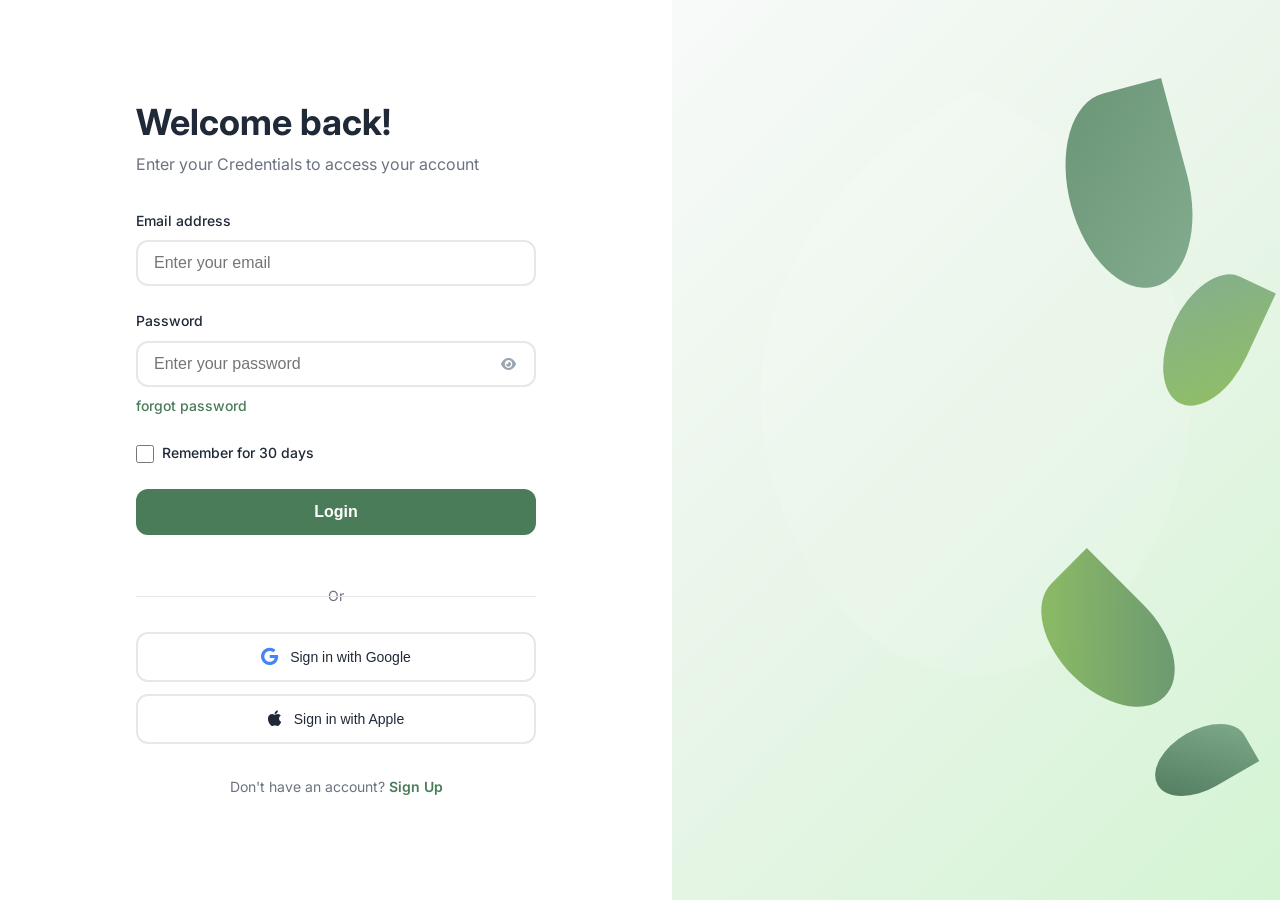
<file: index.html>
<!DOCTYPE html>
<html lang="en">
<head>
    <meta charset="UTF-8">
    <meta name="viewport" content="width=device-width, initial-scale=1.0">
    <title>Welcome Back - Login</title>
    <link rel="stylesheet" href="styles.css">
    <link href="https://fonts.googleapis.com/css2?family=Inter:wght@300;400;500;600;700&display=swap" rel="stylesheet">
    <link rel="stylesheet" href="https://cdnjs.cloudflare.com/ajax/libs/font-awesome/6.4.0/css/all.min.css">
</head>
<body>
    <div class="container">
        <div class="login-section">
            <div class="login-form">
                <h1>Welcome back!</h1>
                <p class="subtitle">Enter your Credentials to access your account</p>
                
                <form id="loginForm">
                    <div class="form-group">
                        <label for="email">Email address</label>
                        <input type="email" id="email" name="email" placeholder="Enter your email" required>
                    </div>
                    
                    <div class="form-group">
                        <label for="password">Password</label>
                        <div class="password-container">
                            <input type="password" id="password" name="password" placeholder="Enter your password" required>
                            <button type="button" class="toggle-password" onclick="togglePassword()">
                                <i class="fas fa-eye"></i>
                            </button>
                        </div>
                        <a href="#" class="forgot-password">forgot password</a>
                    </div>
                    
                    <div class="form-group checkbox-group">
                        <input type="checkbox" id="remember" name="remember">
                        <label for="remember" class="checkbox-label">Remember for 30 days</label>
                    </div>
                    
                    <button type="submit" class="login-btn">Login</button>
                </form>
                
                <div class="divider">
                    <span>Or</span>
                </div>
                
                <div class="social-login">
                    <button class="social-btn google-btn">
                        <i class="fab fa-google"></i>
                        Sign in with Google
                    </button>
                    <button class="social-btn apple-btn">
                        <i class="fab fa-apple"></i>
                        Sign in with Apple
                    </button>
                </div>
                
                <p class="signup-link">
                    Don't have an account? <a href="signup.html">Sign Up</a>
                </p>
            </div>
        </div>
        
        <div class="image-section">
            <div class="botanical-bg">
                <div class="leaf leaf-1"></div>
                <div class="leaf leaf-2"></div>
                <div class="leaf leaf-3"></div>
                <div class="leaf leaf-4"></div>
            </div>
        </div>
    </div>
    
    <script src="script.js"></script>
</body>
</html>
</file>
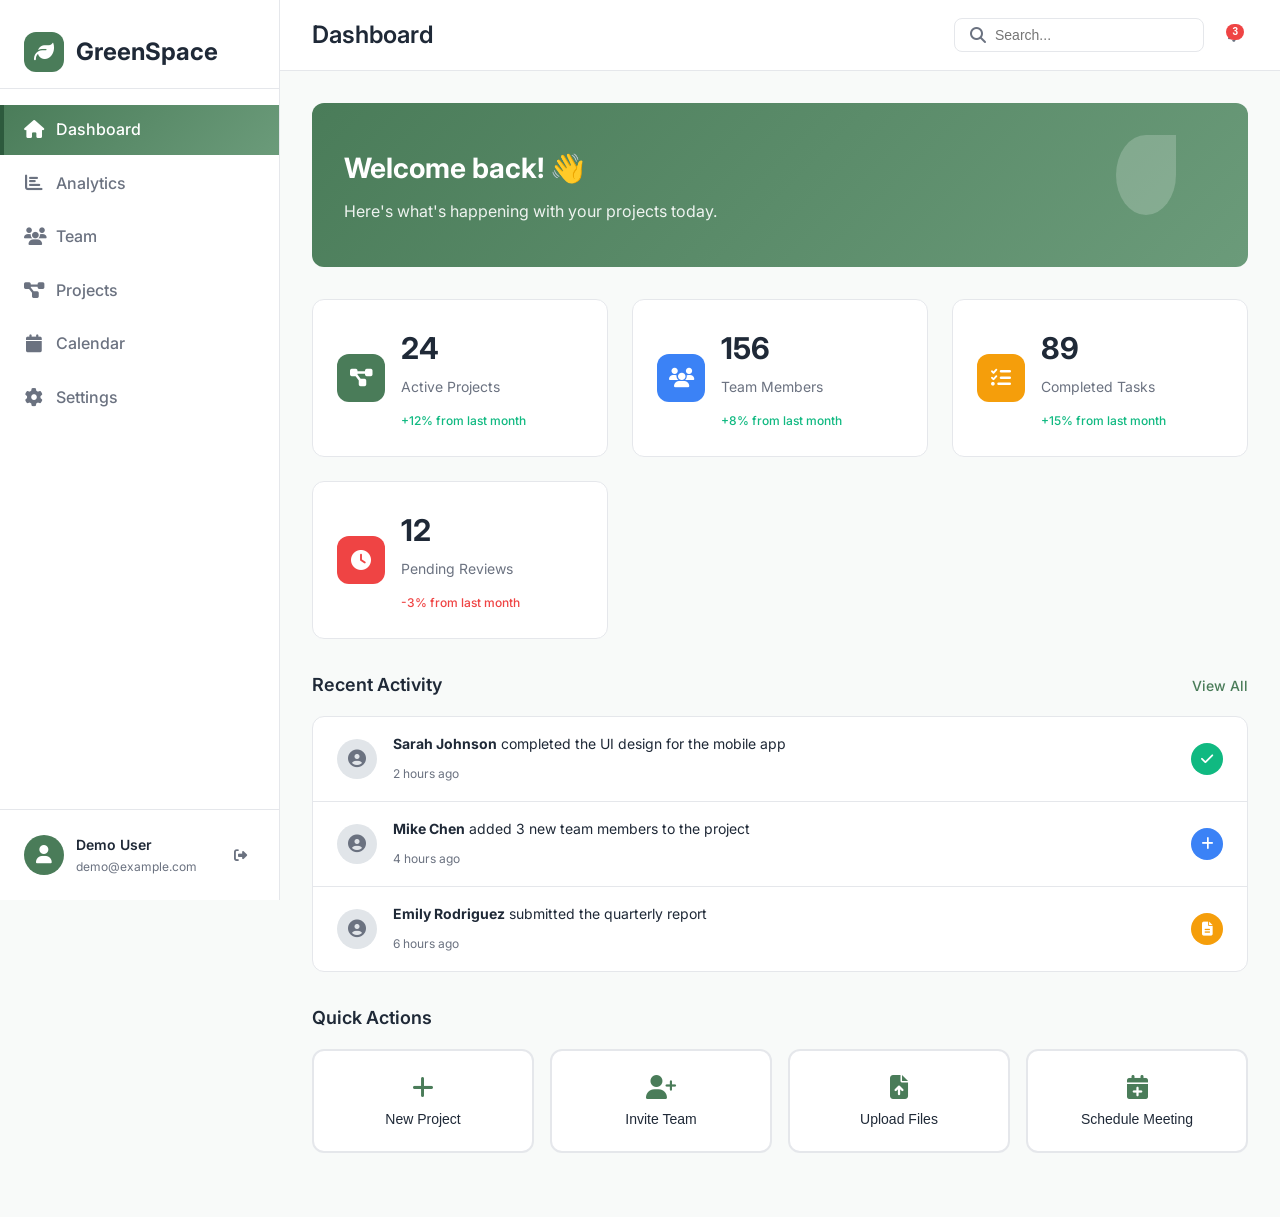
<file: dashboard.html>
<!DOCTYPE html>
<html lang="en">
<head>
    <meta charset="UTF-8">
    <meta name="viewport" content="width=device-width, initial-scale=1.0">
    <title>Dashboard - Welcome</title>
    <link rel="stylesheet" href="styles.css">
    <link rel="stylesheet" href="dashboard.css">
    <link href="https://fonts.googleapis.com/css2?family=Inter:wght@300;400;500;600;700&display=swap" rel="stylesheet">
    <link rel="stylesheet" href="https://cdnjs.cloudflare.com/ajax/libs/font-awesome/6.4.0/css/all.min.css">
</head>
<body class="dashboard-body">
    <div class="dashboard-container">
        <!-- Sidebar -->
        <aside class="sidebar">
            <div class="sidebar-header">
                <div class="logo">
                    <div class="logo-icon">
                        <i class="fas fa-leaf"></i>
                    </div>
                    <span class="logo-text">GreenSpace</span>
                </div>
            </div>
            
            <nav class="sidebar-nav">
                <ul class="nav-list">
                    <li class="nav-item active">
                        <a href="#" class="nav-link">
                            <i class="fas fa-home"></i>
                            <span>Dashboard</span>
                        </a>
                    </li>
                    <li class="nav-item">
                        <a href="#" class="nav-link">
                            <i class="fas fa-chart-bar"></i>
                            <span>Analytics</span>
                        </a>
                    </li>
                    <li class="nav-item">
                        <a href="#" class="nav-link">
                            <i class="fas fa-users"></i>
                            <span>Team</span>
                        </a>
                    </li>
                    <li class="nav-item">
                        <a href="#" class="nav-link">
                            <i class="fas fa-project-diagram"></i>
                            <span>Projects</span>
                        </a>
                    </li>
                    <li class="nav-item">
                        <a href="#" class="nav-link">
                            <i class="fas fa-calendar"></i>
                            <span>Calendar</span>
                        </a>
                    </li>
                    <li class="nav-item">
                        <a href="#" class="nav-link">
                            <i class="fas fa-cog"></i>
                            <span>Settings</span>
                        </a>
                    </li>
                </ul>
            </nav>
            
            <div class="sidebar-footer">
                <div class="user-profile">
                    <div class="user-avatar">
                        <i class="fas fa-user"></i>
                    </div>
                    <div class="user-info">
                        <span class="user-name" id="userName">Demo User</span>
                        <span class="user-email" id="userEmail">demo@example.com</span>
                    </div>
                </div>
                <button class="logout-btn" onclick="handleLogout()">
                    <i class="fas fa-sign-out-alt"></i>
                </button>
            </div>
        </aside>

        <!-- Main Content -->
        <main class="main-content">
            <!-- Header -->
            <header class="dashboard-header">
                <div class="header-left">
                    <button class="sidebar-toggle" onclick="toggleSidebar()">
                        <i class="fas fa-bars"></i>
                    </button>
                    <h1 class="page-title">Dashboard</h1>
                </div>
                <div class="header-right">
                    <div class="search-box">
                        <i class="fas fa-search"></i>
                        <input type="text" placeholder="Search...">
                    </div>
                    <button class="notification-btn">
                        <i class="fas fa-bell"></i>
                        <span class="notification-badge">3</span>
                    </button>
                </div>
            </header>

            <!-- Dashboard Content -->
            <div class="dashboard-content">
                <!-- Welcome Section -->
                <section class="welcome-section">
                    <div class="welcome-card">
                        <div class="welcome-text">
                            <h2>Welcome back! 👋</h2>
                            <p>Here's what's happening with your projects today.</p>
                        </div>
                        <div class="welcome-image">
                            <div class="botanical-element">
                                <div class="floating-leaf"></div>
                            </div>
                        </div>
                    </div>
                </section>

                <!-- Stats Cards -->
                <section class="stats-section">
                    <div class="stats-grid">
                        <div class="stat-card">
                            <div class="stat-icon green">
                                <i class="fas fa-project-diagram"></i>
                            </div>
                            <div class="stat-content">
                                <h3 class="stat-number">24</h3>
                                <p class="stat-label">Active Projects</p>
                                <span class="stat-change positive">+12% from last month</span>
                            </div>
                        </div>
                        
                        <div class="stat-card">
                            <div class="stat-icon blue">
                                <i class="fas fa-users"></i>
                            </div>
                            <div class="stat-content">
                                <h3 class="stat-number">156</h3>
                                <p class="stat-label">Team Members</p>
                                <span class="stat-change positive">+8% from last month</span>
                            </div>
                        </div>
                        
                        <div class="stat-card">
                            <div class="stat-icon orange">
                                <i class="fas fa-tasks"></i>
                            </div>
                            <div class="stat-content">
                                <h3 class="stat-number">89</h3>
                                <p class="stat-label">Completed Tasks</p>
                                <span class="stat-change positive">+15% from last month</span>
                            </div>
                        </div>
                        
                        <div class="stat-card">
                            <div class="stat-icon red">
                                <i class="fas fa-clock"></i>
                            </div>
                            <div class="stat-content">
                                <h3 class="stat-number">12</h3>
                                <p class="stat-label">Pending Reviews</p>
                                <span class="stat-change negative">-3% from last month</span>
                            </div>
                        </div>
                    </div>
                </section>

                <!-- Recent Activity -->
                <section class="activity-section">
                    <div class="section-header">
                        <h3>Recent Activity</h3>
                        <a href="#" class="view-all-link">View All</a>
                    </div>
                    
                    <div class="activity-list">
                        <div class="activity-item">
                            <div class="activity-avatar">
                                <i class="fas fa-user-circle"></i>
                            </div>
                            <div class="activity-content">
                                <p><strong>Sarah Johnson</strong> completed the UI design for the mobile app</p>
                                <span class="activity-time">2 hours ago</span>
                            </div>
                            <div class="activity-status completed">
                                <i class="fas fa-check"></i>
                            </div>
                        </div>
                        
                        <div class="activity-item">
                            <div class="activity-avatar">
                                <i class="fas fa-user-circle"></i>
                            </div>
                            <div class="activity-content">
                                <p><strong>Mike Chen</strong> added 3 new team members to the project</p>
                                <span class="activity-time">4 hours ago</span>
                            </div>
                            <div class="activity-status added">
                                <i class="fas fa-plus"></i>
                            </div>
                        </div>
                        
                        <div class="activity-item">
                            <div class="activity-avatar">
                                <i class="fas fa-user-circle"></i>
                            </div>
                            <div class="activity-content">
                                <p><strong>Emily Rodriguez</strong> submitted the quarterly report</p>
                                <span class="activity-time">6 hours ago</span>
                            </div>
                            <div class="activity-status submitted">
                                <i class="fas fa-file-alt"></i>
                            </div>
                        </div>
                    </div>
                </section>

                <!-- Quick Actions -->
                <section class="quick-actions-section">
                    <div class="section-header">
                        <h3>Quick Actions</h3>
                    </div>
                    
                    <div class="quick-actions-grid">
                        <button class="quick-action-btn">
                            <i class="fas fa-plus"></i>
                            <span>New Project</span>
                        </button>
                        
                        <button class="quick-action-btn">
                            <i class="fas fa-user-plus"></i>
                            <span>Invite Team</span>
                        </button>
                        
                        <button class="quick-action-btn">
                            <i class="fas fa-file-upload"></i>
                            <span>Upload Files</span>
                        </button>
                        
                        <button class="quick-action-btn">
                            <i class="fas fa-calendar-plus"></i>
                            <span>Schedule Meeting</span>
                        </button>
                    </div>
                </section>
            </div>
        </main>
    </div>

    <script src="dashboard.js"></script>
</body>
</html>
</file>
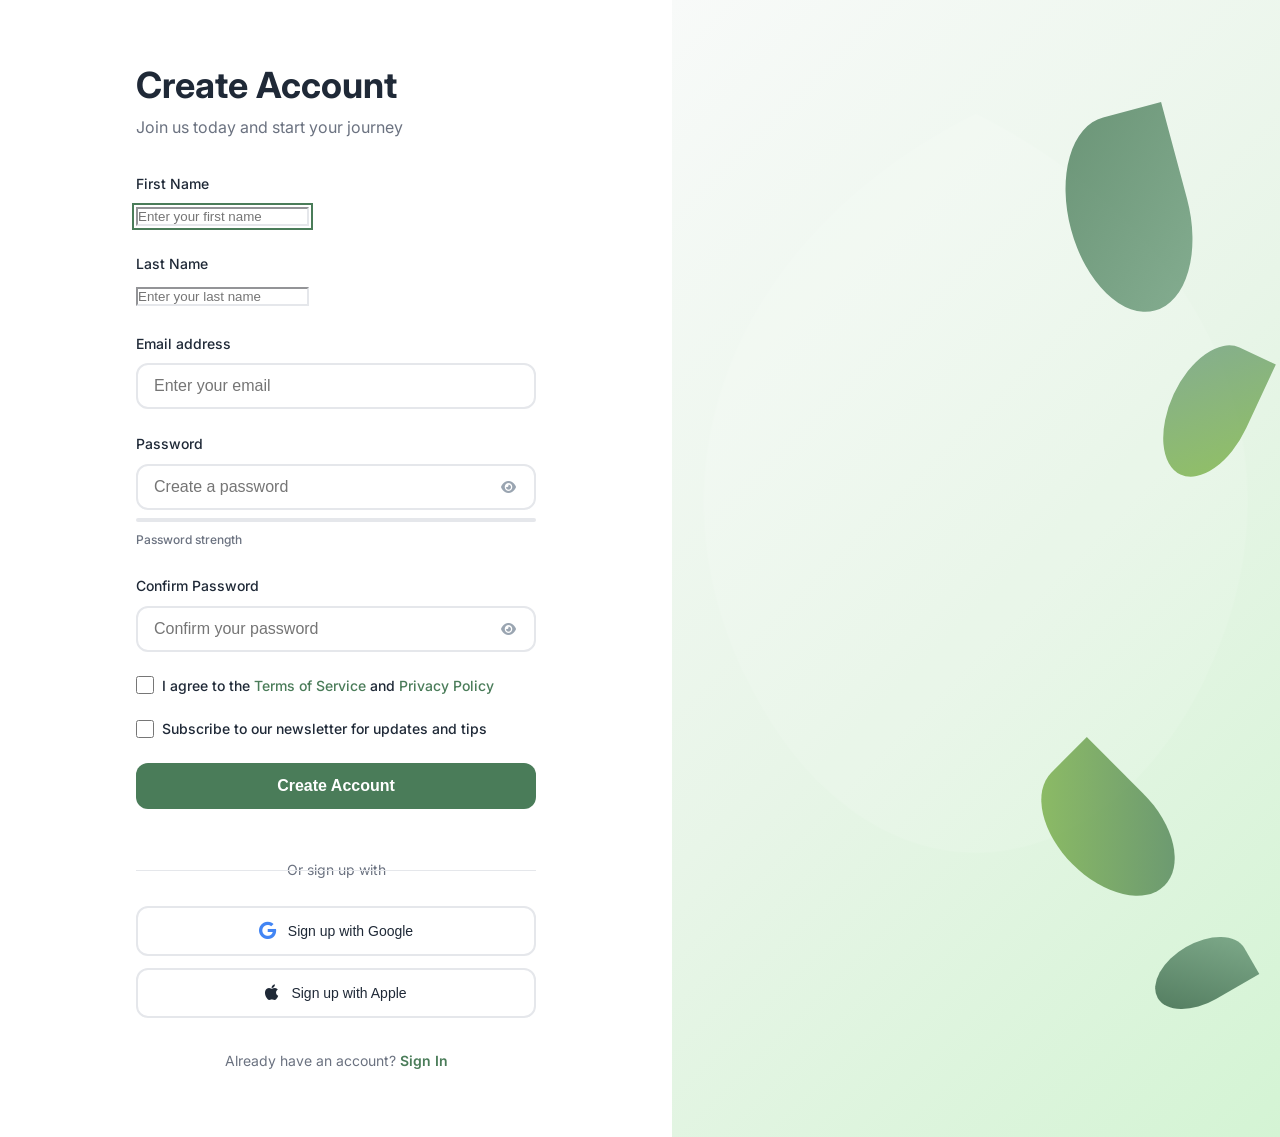
<file: signup.html>
<!DOCTYPE html>
<html lang="en">
<head>
    <meta charset="UTF-8">
    <meta name="viewport" content="width=device-width, initial-scale=1.0">
    <title>Sign Up - Create Account</title>
    <link rel="stylesheet" href="styles.css">
    <link href="https://fonts.googleapis.com/css2?family=Inter:wght@300;400;500;600;700&display=swap" rel="stylesheet">
    <link rel="stylesheet" href="https://cdnjs.cloudflare.com/ajax/libs/font-awesome/6.4.0/css/all.min.css">
</head>
<body>
    <div class="container">
        <div class="login-section">
            <div class="login-form">
                <h1>Create Account</h1>
                <p class="subtitle">Join us today and start your journey</p>
                
                <form id="signupForm">
                    <div class="form-group">
                        <label for="firstName">First Name</label>
                        <input type="text" id="firstName" name="firstName" placeholder="Enter your first name" required>
                    </div>
                    
                    <div class="form-group">
                        <label for="lastName">Last Name</label>
                        <input type="text" id="lastName" name="lastName" placeholder="Enter your last name" required>
                    </div>
                    
                    <div class="form-group">
                        <label for="email">Email address</label>
                        <input type="email" id="email" name="email" placeholder="Enter your email" required>
                    </div>
                    
                    <div class="form-group">
                        <label for="password">Password</label>
                        <div class="password-container">
                            <input type="password" id="password" name="password" placeholder="Create a password" required>
                            <button type="button" class="toggle-password" onclick="togglePassword('password')">
                                <i class="fas fa-eye"></i>
                            </button>
                        </div>
                        <div class="password-strength" id="passwordStrength">
                            <div class="strength-bar">
                                <div class="strength-fill"></div>
                            </div>
                            <span class="strength-text">Password strength</span>
                        </div>
                    </div>
                    
                    <div class="form-group">
                        <label for="confirmPassword">Confirm Password</label>
                        <div class="password-container">
                            <input type="password" id="confirmPassword" name="confirmPassword" placeholder="Confirm your password" required>
                            <button type="button" class="toggle-password" onclick="togglePassword('confirmPassword')">
                                <i class="fas fa-eye"></i>
                            </button>
                        </div>
                    </div>
                    
                    <div class="form-group checkbox-group">
                        <input type="checkbox" id="terms" name="terms" required>
                        <label for="terms" class="checkbox-label">
                            I agree to the <a href="#" class="terms-link">Terms of Service</a> and <a href="#" class="terms-link">Privacy Policy</a>
                        </label>
                    </div>
                    
                    <div class="form-group checkbox-group">
                        <input type="checkbox" id="newsletter" name="newsletter">
                        <label for="newsletter" class="checkbox-label">
                            Subscribe to our newsletter for updates and tips
                        </label>
                    </div>
                    
                    <button type="submit" class="login-btn">Create Account</button>
                </form>
                
                <div class="divider">
                    <span>Or sign up with</span>
                </div>
                
                <div class="social-login">
                    <button class="social-btn google-btn">
                        <i class="fab fa-google"></i>
                        Sign up with Google
                    </button>
                    <button class="social-btn apple-btn">
                        <i class="fab fa-apple"></i>
                        Sign up with Apple
                    </button>
                </div>
                
                <p class="signup-link">
                    Already have an account? <a href="index.html">Sign In</a>
                </p>
            </div>
        </div>
        
        <div class="image-section">
            <div class="botanical-bg">
                <div class="leaf leaf-1"></div>
                <div class="leaf leaf-2"></div>
                <div class="leaf leaf-3"></div>
                <div class="leaf leaf-4"></div>
            </div>
        </div>
    </div>
    
    <script src="signup.js"></script>
</body>
</html>
</file>
<file: styles.css>
* {
    margin: 0;
    padding: 0;
    box-sizing: border-box;
}

:root {
    --primary-green: #4a7c59;
    --dark-green: #2d5a3d;
    --light-green: #6b9b7a;
    --accent-green: #7cb342;
    --background-light: #f8faf9;
    --white: #ffffff;
    --gray-100: #f7f8f9;
    --gray-200: #e1e5e9;
    --gray-300: #c7d2d7;
    --gray-400: #9aa5b1;
    --gray-500: #697586;
    --gray-600: #4b5563;
    --gray-700: #374151;
    --gray-800: #1f2937;
    --gray-900: #111827;
    --text-primary: #1f2937;
    --text-secondary: #6b7280;
    --border-color: #e5e7eb;
    --shadow: 0 10px 25px rgba(0, 0, 0, 0.1);
    --shadow-light: 0 4px 6px rgba(0, 0, 0, 0.05);
    --border-radius: 12px;
    --transition: all 0.3s ease;
}

body {
    font-family: 'Inter', -apple-system, BlinkMacSystemFont, 'Segoe UI', Roboto, sans-serif;
    line-height: 1.6;
    color: var(--text-primary);
    background: linear-gradient(135deg, var(--background-light) 0%, #e8f5e8 100%);
    min-height: 100vh;
}

.container {
    display: flex;
    min-height: 100vh;
    max-width: 1400px;
    margin: 0 auto;
    background: var(--white);
    box-shadow: var(--shadow);
}

.login-section {
    flex: 1;
    display: flex;
    align-items: center;
    justify-content: center;
    padding: 2rem;
    background: var(--white);
}

.login-form {
    width: 100%;
    max-width: 400px;
    padding: 2rem 0;
}

.login-form h1 {
    font-size: 2.25rem;
    font-weight: 700;
    color: var(--text-primary);
    margin-bottom: 0.5rem;
    line-height: 1.2;
}

.subtitle {
    color: var(--text-secondary);
    margin-bottom: 2rem;
    font-size: 1rem;
    font-weight: 400;
}

.form-group {
    margin-bottom: 1.5rem;
}

.form-group label {
    display: block;
    margin-bottom: 0.5rem;
    font-weight: 500;
    color: var(--text-primary);
    font-size: 0.875rem;
}

.form-group input[type="email"],
.form-group input[type="password"] {
    width: 100%;
    padding: 0.75rem 1rem;
    border: 2px solid var(--border-color);
    border-radius: var(--border-radius);
    font-size: 1rem;
    transition: var(--transition);
    background: var(--white);
}

.form-group input[type="email"]:focus,
.form-group input[type="password"]:focus {
    outline: none;
    border-color: var(--primary-green);
    box-shadow: 0 0 0 3px rgba(74, 124, 89, 0.1);
}

.password-container {
    position: relative;
}

.toggle-password {
    position: absolute;
    right: 1rem;
    top: 50%;
    transform: translateY(-50%);
    background: none;
    border: none;
    color: var(--gray-400);
    cursor: pointer;
    padding: 0.25rem;
    transition: var(--transition);
}

.toggle-password:hover {
    color: var(--primary-green);
}

.forgot-password {
    display: inline-block;
    margin-top: 0.5rem;
    color: var(--primary-green);
    text-decoration: none;
    font-size: 0.875rem;
    font-weight: 500;
    transition: var(--transition);
}

.forgot-password:hover {
    color: var(--dark-green);
    text-decoration: underline;
}

.checkbox-group {
    display: flex;
    align-items: center;
    gap: 0.5rem;
}

.checkbox-group input[type="checkbox"] {
    width: 1.125rem;
    height: 1.125rem;
    accent-color: var(--primary-green);
    cursor: pointer;
}

.checkbox-label {
    font-size: 0.875rem;
    color: var(--text-secondary);
    cursor: pointer;
    margin-bottom: 0 !important;
}

.login-btn {
    width: 100%;
    padding: 0.875rem 1.5rem;
    background: var(--primary-green);
    color: var(--white);
    border: none;
    border-radius: var(--border-radius);
    font-size: 1rem;
    font-weight: 600;
    cursor: pointer;
    transition: var(--transition);
    margin-bottom: 1.5rem;
}

.login-btn:hover {
    background: var(--dark-green);
    transform: translateY(-1px);
    box-shadow: var(--shadow-light);
}

.login-btn:active {
    transform: translateY(0);
}

.divider {
    text-align: center;
    margin: 1.5rem 0;
    position: relative;
}

.divider::before {
    content: '';
    position: absolute;
    top: 50%;
    left: 0;
    right: 0;
    height: 1px;
    background: var(--border-color);
}

.divider span {
    background: var(--white);
    padding: 0 1rem;
    color: var(--text-secondary);
    font-size: 0.875rem;
}

.social-login {
    display: flex;
    flex-direction: column;
    gap: 0.75rem;
    margin-bottom: 2rem;
}

.social-btn {
    display: flex;
    align-items: center;
    justify-content: center;
    gap: 0.75rem;
    padding: 0.875rem 1.5rem;
    border: 2px solid var(--border-color);
    border-radius: var(--border-radius);
    background: var(--white);
    color: var(--text-primary);
    font-size: 0.875rem;
    font-weight: 500;
    cursor: pointer;
    transition: var(--transition);
}

.social-btn:hover {
    border-color: var(--gray-300);
    background: var(--gray-100);
    transform: translateY(-1px);
}

.social-btn i {
    font-size: 1.125rem;
}

.google-btn i {
    color: #4285f4;
}

.apple-btn i {
    color: var(--gray-800);
}

.signup-link {
    text-align: center;
    color: var(--text-secondary);
    font-size: 0.875rem;
}

.signup-link a {
    color: var(--primary-green);
    text-decoration: none;
    font-weight: 600;
    transition: var(--transition);
}

.signup-link a:hover {
    color: var(--dark-green);
    text-decoration: underline;
}

.image-section {
    flex: 1;
    position: relative;
    overflow: hidden;
    background: linear-gradient(135deg, var(--background-light) 0%, #e8f5e8 50%, #d4f4d4 100%);
}

.botanical-bg {
    position: relative;
    width: 100%;
    height: 100%;
    background: url('data:image/svg+xml,<svg xmlns="http://www.w3.org/2000/svg" viewBox="0 0 100 100"><defs><pattern id="monstera" patternUnits="userSpaceOnUse" width="100" height="100"><path d="M50 10 C30 20, 20 40, 30 60 C40 80, 60 80, 70 60 C80 40, 70 20, 50 10 Z" fill="%23ffffff" fill-opacity="0.1"/></pattern></defs><rect width="100" height="100" fill="url(%23monstera)"/></svg>') center/cover;
}

.leaf {
    position: absolute;
    background: var(--primary-green);
    border-radius: 50% 0 50% 50%;
    opacity: 0.8;
    animation: float 6s ease-in-out infinite;
}

.leaf-1 {
    width: 120px;
    height: 200px;
    top: 10%;
    right: 15%;
    transform: rotate(-15deg);
    animation-delay: 0s;
    background: linear-gradient(135deg, var(--primary-green) 0%, var(--light-green) 100%);
}

.leaf-2 {
    width: 80px;
    height: 140px;
    top: 30%;
    right: 5%;
    transform: rotate(25deg);
    animation-delay: 2s;
    background: linear-gradient(135deg, var(--light-green) 0%, var(--accent-green) 100%);
}

.leaf-3 {
    width: 100px;
    height: 160px;
    bottom: 20%;
    right: 20%;
    transform: rotate(-45deg);
    animation-delay: 4s;
    background: linear-gradient(135deg, var(--accent-green) 0%, var(--primary-green) 100%);
}

.leaf-4 {
    width: 60px;
    height: 100px;
    bottom: 10%;
    right: 8%;
    transform: rotate(60deg);
    animation-delay: 1s;
    background: linear-gradient(135deg, var(--light-green) 0%, var(--dark-green) 100%);
}

@keyframes float {
    0%, 100% {
        transform: translateY(0px) rotate(var(--rotation, 0deg));
    }
    50% {
        transform: translateY(-10px) rotate(var(--rotation, 0deg));
    }
}

.leaf-1 { --rotation: -15deg; }
.leaf-2 { --rotation: 25deg; }
.leaf-3 { --rotation: -45deg; }
.leaf-4 { --rotation: 60deg; }

/* Responsive Design */
@media (max-width: 1024px) {
    .container {
        flex-direction: column;
    }
    
    .image-section {
        height: 200px;
        order: -1;
    }
    
    .login-section {
        padding: 1.5rem;
    }
}

@media (max-width: 640px) {
    .login-section {
        padding: 1rem;
    }
    
    .login-form {
        padding: 1rem 0;
    }
    
    .login-form h1 {
        font-size: 1.875rem;
    }
    
    .social-login {
        flex-direction: column;
    }
    
    .image-section {
        height: 150px;
    }
    
    .leaf {
        opacity: 0.6;
    }
    
    .leaf-1 {
        width: 80px;
        height: 130px;
    }
    
    .leaf-2 {
        width: 60px;
        height: 100px;
    }
    
    .leaf-3 {
        width: 70px;
        height: 110px;
    }
    
    .leaf-4 {
        width: 50px;
        height: 80px;
    }
}

/* Loading states and animations */
.form-group input:invalid {
    border-color: var(--border-color);
}

.form-group input:valid {
    border-color: var(--primary-green);
}

/* Focus and interaction improvements */
.login-btn:focus,
.social-btn:focus,
input:focus {
    outline: 2px solid var(--primary-green);
    outline-offset: 2px;
}

/* Smooth transitions for better UX */
* {
    transition: border-color 0.2s ease, box-shadow 0.2s ease;
}

/* Success and error states */
.success {
    border-color: var(--accent-green) !important;
    box-shadow: 0 0 0 3px rgba(124, 179, 66, 0.1) !important;
}

.error {
    border-color: #ef4444 !important;
    box-shadow: 0 0 0 3px rgba(239, 68, 68, 0.1) !important;
}
</file>
<file: dashboard.css>
/* Dashboard-specific styles */
.dashboard-body {
    background: var(--background-light);
    margin: 0;
    padding: 0;
}

.dashboard-container {
    display: flex;
    min-height: 100vh;
    background: var(--background-light);
}

/* Sidebar Styles */
.sidebar {
    width: 280px;
    background: var(--white);
    border-right: 1px solid var(--border-color);
    display: flex;
    flex-direction: column;
    position: fixed;
    height: 100vh;
    z-index: 100;
    transition: transform 0.3s ease;
}

.sidebar.collapsed {
    transform: translateX(-280px);
}

.sidebar-header {
    padding: 2rem 1.5rem 1rem;
    border-bottom: 1px solid var(--border-color);
}

.logo {
    display: flex;
    align-items: center;
    gap: 0.75rem;
}

.logo-icon {
    width: 2.5rem;
    height: 2.5rem;
    background: var(--primary-green);
    border-radius: 0.75rem;
    display: flex;
    align-items: center;
    justify-content: center;
    color: var(--white);
    font-size: 1.25rem;
}

.logo-text {
    font-size: 1.5rem;
    font-weight: 700;
    color: var(--text-primary);
}

.sidebar-nav {
    flex: 1;
    padding: 1rem 0;
}

.nav-list {
    list-style: none;
    padding: 0;
    margin: 0;
}

.nav-item {
    margin-bottom: 0.25rem;
}

.nav-link {
    display: flex;
    align-items: center;
    gap: 0.75rem;
    padding: 0.75rem 1.5rem;
    color: var(--text-secondary);
    text-decoration: none;
    font-weight: 500;
    transition: var(--transition);
    border-radius: 0;
}

.nav-link:hover {
    background: var(--gray-100);
    color: var(--text-primary);
}

.nav-item.active .nav-link {
    background: linear-gradient(135deg, var(--primary-green) 0%, var(--light-green) 100%);
    color: var(--white);
    position: relative;
}

.nav-item.active .nav-link::before {
    content: '';
    position: absolute;
    left: 0;
    top: 0;
    bottom: 0;
    width: 4px;
    background: var(--dark-green);
}

.nav-link i {
    font-size: 1.125rem;
    width: 1.25rem;
    text-align: center;
}

.sidebar-footer {
    padding: 1.5rem;
    border-top: 1px solid var(--border-color);
    display: flex;
    align-items: center;
    gap: 1rem;
}

.user-profile {
    display: flex;
    align-items: center;
    gap: 0.75rem;
    flex: 1;
}

.user-avatar {
    width: 2.5rem;
    height: 2.5rem;
    background: var(--primary-green);
    border-radius: 50%;
    display: flex;
    align-items: center;
    justify-content: center;
    color: var(--white);
    font-size: 1.125rem;
}

.user-info {
    display: flex;
    flex-direction: column;
}

.user-name {
    font-weight: 600;
    color: var(--text-primary);
    font-size: 0.875rem;
}

.user-email {
    font-size: 0.75rem;
    color: var(--text-secondary);
}

.logout-btn {
    background: none;
    border: none;
    color: var(--text-secondary);
    cursor: pointer;
    padding: 0.5rem;
    border-radius: 0.5rem;
    transition: var(--transition);
}

.logout-btn:hover {
    background: var(--gray-100);
    color: var(--text-primary);
}

/* Main Content */
.main-content {
    flex: 1;
    margin-left: 280px;
    display: flex;
    flex-direction: column;
    min-height: 100vh;
    transition: margin-left 0.3s ease;
}

.main-content.sidebar-collapsed {
    margin-left: 0;
}

/* Dashboard Header */
.dashboard-header {
    background: var(--white);
    border-bottom: 1px solid var(--border-color);
    padding: 1rem 2rem;
    display: flex;
    align-items: center;
    justify-content: space-between;
    position: sticky;
    top: 0;
    z-index: 50;
}

.header-left {
    display: flex;
    align-items: center;
    gap: 1rem;
}

.sidebar-toggle {
    display: none;
    background: none;
    border: none;
    color: var(--text-secondary);
    cursor: pointer;
    padding: 0.5rem;
    border-radius: 0.5rem;
    transition: var(--transition);
}

.sidebar-toggle:hover {
    background: var(--gray-100);
    color: var(--text-primary);
}

.page-title {
    font-size: 1.5rem;
    font-weight: 600;
    color: var(--text-primary);
    margin: 0;
}

.header-right {
    display: flex;
    align-items: center;
    gap: 1rem;
}

.search-box {
    position: relative;
    display: flex;
    align-items: center;
}

.search-box i {
    position: absolute;
    left: 1rem;
    color: var(--text-secondary);
}

.search-box input {
    padding: 0.5rem 1rem 0.5rem 2.5rem;
    border: 1px solid var(--border-color);
    border-radius: 0.5rem;
    background: var(--white);
    font-size: 0.875rem;
    width: 250px;
    transition: var(--transition);
}

.search-box input:focus {
    outline: none;
    border-color: var(--primary-green);
    box-shadow: 0 0 0 3px rgba(74, 124, 89, 0.1);
}

.notification-btn {
    position: relative;
    background: none;
    border: none;
    color: var(--text-secondary);
    cursor: pointer;
    padding: 0.5rem;
    border-radius: 0.5rem;
    transition: var(--transition);
}

.notification-btn:hover {
    background: var(--gray-100);
    color: var(--text-primary);
}

.notification-badge {
    position: absolute;
    top: 0.25rem;
    right: 0.25rem;
    background: #ef4444;
    color: var(--white);
    font-size: 0.625rem;
    font-weight: 600;
    padding: 0.125rem 0.375rem;
    border-radius: 0.75rem;
    min-width: 1rem;
    height: 1rem;
    display: flex;
    align-items: center;
    justify-content: center;
}

/* Dashboard Content */
.dashboard-content {
    flex: 1;
    padding: 2rem;
    overflow-y: auto;
}

/* Welcome Section */
.welcome-section {
    margin-bottom: 2rem;
}

.welcome-card {
    background: linear-gradient(135deg, var(--primary-green) 0%, var(--light-green) 100%);
    color: var(--white);
    padding: 2rem;
    border-radius: var(--border-radius);
    display: flex;
    align-items: center;
    justify-content: space-between;
    position: relative;
    overflow: hidden;
}

.welcome-text h2 {
    font-size: 1.75rem;
    font-weight: 700;
    margin-bottom: 0.5rem;
}

.welcome-text p {
    font-size: 1rem;
    opacity: 0.9;
}

.welcome-image {
    position: relative;
}

.botanical-element {
    width: 100px;
    height: 100px;
    position: relative;
}

.floating-leaf {
    width: 60px;
    height: 80px;
    background: rgba(255, 255, 255, 0.2);
    border-radius: 50% 0 50% 50%;
    animation: float 4s ease-in-out infinite;
}

/* Stats Section */
.stats-section {
    margin-bottom: 2rem;
}

.stats-grid {
    display: grid;
    grid-template-columns: repeat(auto-fit, minmax(250px, 1fr));
    gap: 1.5rem;
}

.stat-card {
    background: var(--white);
    padding: 1.5rem;
    border-radius: var(--border-radius);
    border: 1px solid var(--border-color);
    display: flex;
    align-items: center;
    gap: 1rem;
    transition: var(--transition);
}

.stat-card:hover {
    box-shadow: var(--shadow-light);
    transform: translateY(-2px);
}

.stat-icon {
    width: 3rem;
    height: 3rem;
    border-radius: 0.75rem;
    display: flex;
    align-items: center;
    justify-content: center;
    font-size: 1.25rem;
    color: var(--white);
}

.stat-icon.green {
    background: var(--primary-green);
}

.stat-icon.blue {
    background: #3b82f6;
}

.stat-icon.orange {
    background: #f59e0b;
}

.stat-icon.red {
    background: #ef4444;
}

.stat-content {
    flex: 1;
}

.stat-number {
    font-size: 1.875rem;
    font-weight: 700;
    color: var(--text-primary);
    margin-bottom: 0.25rem;
}

.stat-label {
    font-size: 0.875rem;
    color: var(--text-secondary);
    margin-bottom: 0.5rem;
}

.stat-change {
    font-size: 0.75rem;
    font-weight: 500;
}

.stat-change.positive {
    color: #10b981;
}

.stat-change.negative {
    color: #ef4444;
}

/* Activity Section */
.activity-section {
    margin-bottom: 2rem;
}

.section-header {
    display: flex;
    align-items: center;
    justify-content: space-between;
    margin-bottom: 1rem;
}

.section-header h3 {
    font-size: 1.125rem;
    font-weight: 600;
    color: var(--text-primary);
}

.view-all-link {
    color: var(--primary-green);
    text-decoration: none;
    font-size: 0.875rem;
    font-weight: 500;
    transition: var(--transition);
}

.view-all-link:hover {
    color: var(--dark-green);
    text-decoration: underline;
}

.activity-list {
    background: var(--white);
    border-radius: var(--border-radius);
    border: 1px solid var(--border-color);
    overflow: hidden;
}

.activity-item {
    display: flex;
    align-items: center;
    gap: 1rem;
    padding: 1rem 1.5rem;
    border-bottom: 1px solid var(--border-color);
    transition: var(--transition);
}

.activity-item:last-child {
    border-bottom: none;
}

.activity-item:hover {
    background: var(--gray-100);
}

.activity-avatar {
    width: 2.5rem;
    height: 2.5rem;
    background: var(--gray-200);
    border-radius: 50%;
    display: flex;
    align-items: center;
    justify-content: center;
    color: var(--text-secondary);
    font-size: 1.125rem;
}

.activity-content {
    flex: 1;
}

.activity-content p {
    margin-bottom: 0.25rem;
    color: var(--text-primary);
    font-size: 0.875rem;
}

.activity-time {
    font-size: 0.75rem;
    color: var(--text-secondary);
}

.activity-status {
    width: 2rem;
    height: 2rem;
    border-radius: 50%;
    display: flex;
    align-items: center;
    justify-content: center;
    font-size: 0.875rem;
    color: var(--white);
}

.activity-status.completed {
    background: #10b981;
}

.activity-status.added {
    background: #3b82f6;
}

.activity-status.submitted {
    background: #f59e0b;
}

/* Quick Actions Section */
.quick-actions-section {
    margin-bottom: 2rem;
}

.quick-actions-grid {
    display: grid;
    grid-template-columns: repeat(auto-fit, minmax(200px, 1fr));
    gap: 1rem;
}

.quick-action-btn {
    background: var(--white);
    border: 2px solid var(--border-color);
    border-radius: var(--border-radius);
    padding: 1.5rem 1rem;
    display: flex;
    flex-direction: column;
    align-items: center;
    gap: 0.75rem;
    cursor: pointer;
    transition: var(--transition);
    text-decoration: none;
    color: var(--text-primary);
}

.quick-action-btn:hover {
    border-color: var(--primary-green);
    background: var(--gray-100);
    transform: translateY(-2px);
    box-shadow: var(--shadow-light);
}

.quick-action-btn i {
    font-size: 1.5rem;
    color: var(--primary-green);
}

.quick-action-btn span {
    font-weight: 500;
    font-size: 0.875rem;
}

/* Responsive Design */
@media (max-width: 1024px) {
    .sidebar {
        transform: translateX(-280px);
    }
    
    .sidebar.open {
        transform: translateX(0);
    }
    
    .main-content {
        margin-left: 0;
    }
    
    .sidebar-toggle {
        display: block;
    }
    
    .search-box input {
        width: 200px;
    }
}

@media (max-width: 768px) {
    .dashboard-header {
        padding: 1rem;
    }
    
    .dashboard-content {
        padding: 1rem;
    }
    
    .welcome-card {
        flex-direction: column;
        text-align: center;
        gap: 1rem;
    }
    
    .stats-grid {
        grid-template-columns: 1fr;
    }
    
    .search-box {
        display: none;
    }
    
    .quick-actions-grid {
        grid-template-columns: repeat(2, 1fr);
    }
}

@media (max-width: 480px) {
    .sidebar {
        width: 100%;
    }
    
    .dashboard-header {
        padding: 0.75rem;
    }
    
    .page-title {
        font-size: 1.25rem;
    }
    
    .welcome-card {
        padding: 1.5rem;
    }
    
    .welcome-text h2 {
        font-size: 1.5rem;
    }
    
    .stat-card {
        padding: 1rem;
    }
    
    .quick-actions-grid {
        grid-template-columns: 1fr;
    }
}

/* Overlay for mobile sidebar */
.sidebar-overlay {
    position: fixed;
    top: 0;
    left: 0;
    right: 0;
    bottom: 0;
    background: rgba(0, 0, 0, 0.5);
    z-index: 99;
    display: none;
}

.sidebar-overlay.active {
    display: block;
}

/* Animation improvements */
@keyframes fadeInUp {
    from {
        opacity: 0;
        transform: translateY(20px);
    }
    to {
        opacity: 1;
        transform: translateY(0);
    }
}

.stat-card,
.activity-item,
.quick-action-btn {
    animation: fadeInUp 0.5s ease forwards;
}

.stat-card:nth-child(1) { animation-delay: 0.1s; }
.stat-card:nth-child(2) { animation-delay: 0.2s; }
.stat-card:nth-child(3) { animation-delay: 0.3s; }
.stat-card:nth-child(4) { animation-delay: 0.4s; }
</file>
